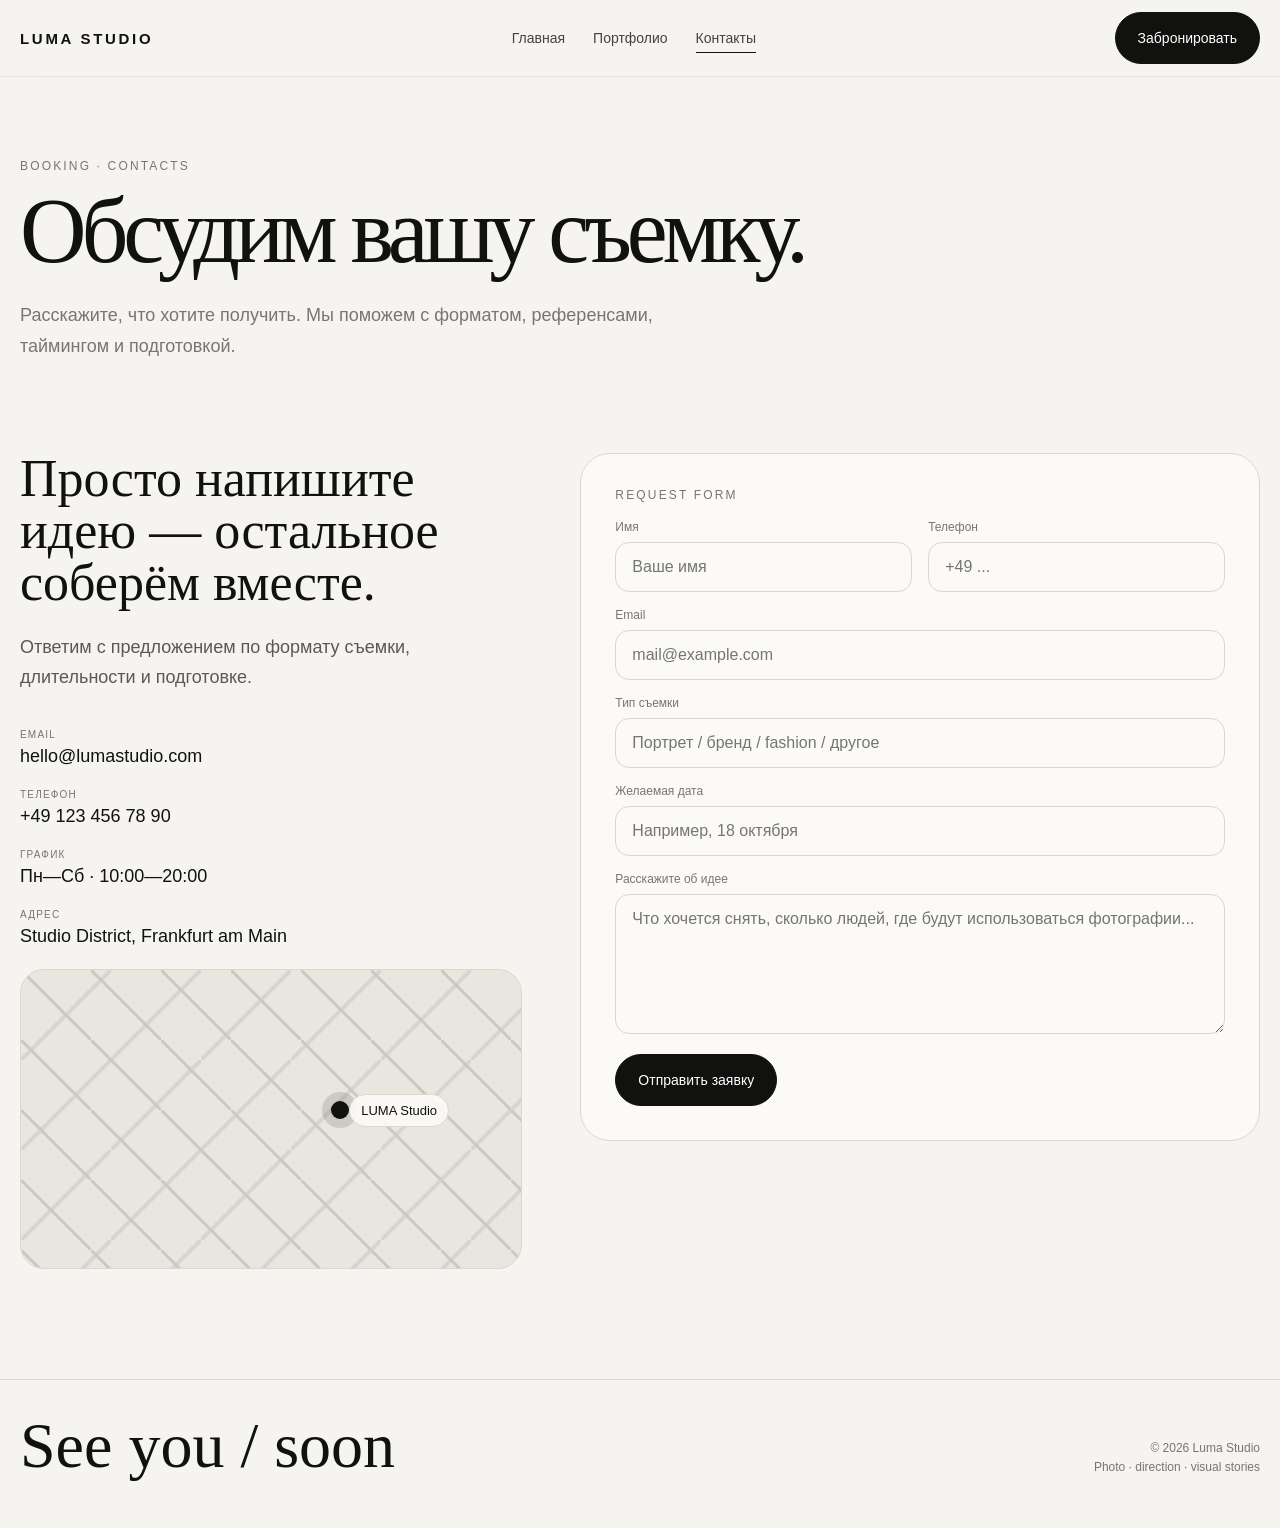
<file: contacts.html>
<!DOCTYPE html>
<html lang="ru">
<head>
  <meta charset="UTF-8">
  <meta name="viewport" content="width=device-width, initial-scale=1.0">
  <meta name="description" content="Контакты и бронирование фотостудии Luma.">
  <title>LUMA — контакты</title>
  <link rel="stylesheet" href="styles.css">
</head>
<body>
<header class="site-header">
  <div class="wrap nav">
    <a class="logo" href="index.html">LUMA Studio</a>
    <nav class="nav-links">
      <a href="index.html">Главная</a>
      <a href="portfolio.html">Портфолио</a>
      <a class="active" href="contacts.html">Контакты</a>
    </nav>
    <a class="btn" href="#booking">Забронировать</a>
  </div>
</header>

<main>
  <section class="page-head">
    <div class="wrap">
      <div class="eyebrow reveal">Booking · Contacts</div>
      <h1 class="reveal delay-1">Обсудим вашу съемку.</h1>
      <p class="lead reveal delay-2">Расскажите, что хотите получить. Мы поможем с форматом, референсами, таймингом и подготовкой.</p>
    </div>
  </section>

  <section class="section" id="booking" style="padding-top:30px">
    <div class="wrap contact-grid">
      <div class="contact-info reveal">
        <h2>Просто напишите идею — остальное соберём вместе.</h2>
        <p class="hero-copy">Ответим с предложением по формату съемки, длительности и подготовке.</p>

        <div class="contact-list">
          <div class="contact-item">
            <small>Email</small>
            <a href="mailto:hello@lumastudio.com">hello@lumastudio.com</a>
          </div>
          <div class="contact-item">
            <small>Телефон</small>
            <a href="tel:+491234567890">+49 123 456 78 90</a>
          </div>
          <div class="contact-item">
            <small>График</small>
            <span>Пн—Сб · 10:00—20:00</span>
          </div>
          <div class="contact-item">
            <small>Адрес</small>
            <span>Studio District, Frankfurt am Main</span>
          </div>
        </div>

        <div class="map-card">
          <div class="map-dot"></div>
          <div class="map-label">LUMA Studio</div>
        </div>
      </div>

      <form class="form reveal delay-1" action="#" onsubmit="return false;">
        <div class="eyebrow">Request form</div>
        <div class="form-row">
          <div class="field">
            <label for="name">Имя</label>
            <input id="name" type="text" placeholder="Ваше имя">
          </div>
          <div class="field">
            <label for="phone">Телефон</label>
            <input id="phone" type="tel" placeholder="+49 ...">
          </div>
        </div>

        <div class="field">
          <label for="email">Email</label>
          <input id="email" type="email" placeholder="mail@example.com">
        </div>

        <div class="field">
          <label for="type">Тип съемки</label>
          <input id="type" type="text" placeholder="Портрет / бренд / fashion / другое">
        </div>

        <div class="field">
          <label for="date">Желаемая дата</label>
          <input id="date" type="text" placeholder="Например, 18 октября">
        </div>

        <div class="field">
          <label for="message">Расскажите об идее</label>
          <textarea id="message" placeholder="Что хочется снять, сколько людей, где будут использоваться фотографии..."></textarea>
        </div>

        <button class="btn" type="submit">Отправить заявку</button>
      </form>
    </div>
  </section>
</main>

<footer>
  <div class="wrap footer-grid">
    <div class="footer-big">See you / soon</div>
    <div class="footer-small">© 2026 Luma Studio<br>Photo · direction · visual stories</div>
  </div>
</footer>
</body>
</html>
</file>
<file: styles.css>
:root{
  --bg:#f5f4f0;
  --paper:#fbfaf7;
  --ink:#11110f;
  --muted:#77766f;
  --line:#d9d7cf;
  --accent:#1b1b19;
  --radius:24px;
  --max:1280px;
}

*{box-sizing:border-box}
html{scroll-behavior:smooth}
body{
  margin:0;
  background:var(--bg);
  color:var(--ink);
  font-family:Inter, -apple-system, BlinkMacSystemFont, "Segoe UI", sans-serif;
  -webkit-font-smoothing:antialiased;
}
a{color:inherit;text-decoration:none}
img{display:block;width:100%;height:100%;object-fit:cover}
button,input,textarea{font:inherit}

.wrap{
  width:min(calc(100% - 40px),var(--max));
  margin-inline:auto;
}

.site-header{
  position:sticky;
  top:0;
  z-index:50;
  backdrop-filter:blur(16px);
  -webkit-backdrop-filter:blur(16px);
  background:rgba(245,244,240,.84);
  border-bottom:1px solid rgba(17,17,15,.08);
}
.nav{
  min-height:76px;
  display:flex;
  align-items:center;
  justify-content:space-between;
  gap:24px;
}
.logo{
  font-size:15px;
  font-weight:800;
  letter-spacing:.18em;
  text-transform:uppercase;
}
.nav-links{
  display:flex;
  align-items:center;
  gap:28px;
  font-size:14px;
}
.nav-links a{
  position:relative;
  color:#44433e;
}
.nav-links a::after{
  content:"";
  position:absolute;
  left:0;
  right:100%;
  bottom:-7px;
  height:1px;
  background:var(--ink);
  transition:right .3s ease;
}
.nav-links a:hover::after,
.nav-links a.active::after{right:0}

.btn{
  display:inline-flex;
  align-items:center;
  justify-content:center;
  min-height:52px;
  padding:0 22px;
  border-radius:999px;
  border:1px solid var(--ink);
  background:var(--ink);
  color:white;
  font-size:14px;
  transition:transform .28s ease, background .28s ease, color .28s ease;
}
.btn:hover{transform:translateY(-2px);background:transparent;color:var(--ink)}
.btn.light{background:transparent;color:var(--ink)}
.btn.light:hover{background:var(--ink);color:white}

.hero{
  padding:70px 0 38px;
}
.hero-grid{
  display:grid;
  grid-template-columns:1.05fr .95fr;
  gap:24px;
  align-items:end;
}
.eyebrow{
  font-size:12px;
  letter-spacing:.18em;
  text-transform:uppercase;
  color:var(--muted);
  margin-bottom:18px;
}
h1,h2,h3,p{margin-top:0}
h1{
  max-width:800px;
  margin-bottom:28px;
  font-family:Georgia, "Times New Roman", serif;
  font-size:clamp(56px,8vw,118px);
  line-height:.88;
  font-weight:400;
  letter-spacing:-.055em;
}
.hero-copy{
  max-width:560px;
  font-size:18px;
  line-height:1.65;
  color:#5a5954;
}
.hero-side{
  display:flex;
  flex-direction:column;
  gap:20px;
  padding-bottom:12px;
}
.hero-number{
  align-self:flex-end;
  font-family:Georgia, serif;
  font-size:92px;
  line-height:1;
  color:#d8d6ce;
}
.hero-actions{display:flex;gap:12px;flex-wrap:wrap}

.photo{
  position:relative;
  overflow:hidden;
  border-radius:var(--radius);
  background:#ddd;
}
.photo::after{
  content:"";
  position:absolute;inset:0;
  background:linear-gradient(180deg,transparent 55%,rgba(0,0,0,.22));
  pointer-events:none;
}
.photo img{
  transition:transform .8s cubic-bezier(.2,.7,.2,1), filter .6s ease;
}
.photo:hover img{transform:scale(1.035)}
.hero-photo{
  height:min(70vw,720px);
  max-height:720px;
  margin-top:22px;
}
.caption{
  position:absolute;
  z-index:2;
  left:20px;
  bottom:18px;
  color:white;
  font-size:13px;
  letter-spacing:.06em;
  text-transform:uppercase;
}

.section{
  padding:110px 0;
}
.section-title{
  display:flex;
  justify-content:space-between;
  align-items:end;
  gap:30px;
  margin-bottom:38px;
}
.section-title h2{
  margin:0;
  font-family:Georgia, serif;
  font-weight:400;
  font-size:clamp(42px,5vw,76px);
  line-height:.98;
  letter-spacing:-.035em;
}
.section-title p{
  max-width:450px;
  color:var(--muted);
  line-height:1.7;
}

.services{
  border-top:1px solid var(--line);
}
.service{
  display:grid;
  grid-template-columns:110px 1fr 1fr;
  gap:24px;
  align-items:center;
  min-height:120px;
  border-bottom:1px solid var(--line);
  transition:padding .28s ease, background .28s ease;
}
.service:hover{padding-inline:14px;background:rgba(255,255,255,.38)}
.service .num{color:var(--muted);font-size:13px}
.service h3{
  margin:0;
  font-size:26px;
  font-weight:500;
}
.service p{
  margin:0;
  color:var(--muted);
  line-height:1.55;
}

.gallery{
  display:grid;
  grid-template-columns:repeat(12,1fr);
  gap:18px;
}
.g1{grid-column:span 7;height:560px}
.g2{grid-column:span 5;height:560px}
.g3{grid-column:span 4;height:420px}
.g4{grid-column:span 8;height:420px}
.g5{grid-column:span 5;height:500px}
.g6{grid-column:span 7;height:500px}

.band{
  overflow:hidden;
  border-block:1px solid var(--line);
  padding:18px 0;
}
.band-track{
  display:flex;
  width:max-content;
  gap:34px;
  animation:marquee 22s linear infinite;
  font-family:Georgia, serif;
  font-size:26px;
  white-space:nowrap;
}
.band-track span::after{
  content:"•";
  margin-left:34px;
  color:#aaa89f;
}

.page-head{
  padding:82px 0 44px;
}
.page-head h1{
  max-width:950px;
  font-size:clamp(54px,7.2vw,104px);
}
.page-head .lead{
  max-width:650px;
  color:var(--muted);
  font-size:18px;
  line-height:1.7;
}

.filters{
  display:flex;
  gap:10px;
  flex-wrap:wrap;
  margin:10px 0 34px;
}
.chip{
  padding:10px 15px;
  border:1px solid var(--line);
  border-radius:999px;
  color:#4d4b46;
  font-size:13px;
  background:rgba(255,255,255,.3);
}

.portfolio-grid{
  display:grid;
  grid-template-columns:repeat(2,1fr);
  gap:22px;
}
.project-card{
  border-top:1px solid var(--line);
  padding-top:14px;
}
.project-meta{
  display:flex;
  justify-content:space-between;
  gap:20px;
  margin-bottom:12px;
  font-size:13px;
  color:var(--muted);
}
.project-card .photo{height:560px}
.project-card h3{
  margin:16px 0 0;
  font-family:Georgia, serif;
  font-size:30px;
  font-weight:400;
}

.contact-grid{
  display:grid;
  grid-template-columns:.85fr 1.15fr;
  gap:58px;
  align-items:start;
}
.contact-info{
  position:sticky;
  top:112px;
}
.contact-info h2{
  font-family:Georgia, serif;
  font-weight:400;
  font-size:52px;
  line-height:1;
  margin-bottom:24px;
}
.contact-list{
  display:grid;
  gap:22px;
  margin-top:36px;
}
.contact-item small{
  display:block;
  margin-bottom:6px;
  color:var(--muted);
  text-transform:uppercase;
  letter-spacing:.12em;
  font-size:10px;
}
.contact-item a,.contact-item span{font-size:18px}

.form{
  background:var(--paper);
  border:1px solid var(--line);
  border-radius:30px;
  padding:34px;
}
.form-row{
  display:grid;
  grid-template-columns:1fr 1fr;
  gap:16px;
}
.field{margin-bottom:16px}
.field label{
  display:block;
  font-size:12px;
  color:var(--muted);
  margin-bottom:8px;
}
.field input,.field textarea{
  width:100%;
  border:1px solid var(--line);
  border-radius:14px;
  background:transparent;
  padding:15px 16px;
  outline:none;
  transition:border-color .25s ease, background .25s ease;
}
.field textarea{min-height:140px;resize:vertical}
.field input:focus,.field textarea:focus{
  border-color:#98958a;
  background:white;
}

.map-card{
  margin-top:22px;
  min-height:300px;
  border-radius:24px;
  overflow:hidden;
  border:1px solid var(--line);
  position:relative;
  background:
    linear-gradient(45deg, transparent 48%, #cac8c1 49%, #cac8c1 51%, transparent 52%) 0 0/70px 70px,
    linear-gradient(-45deg, transparent 48%, #d6d4ce 49%, #d6d4ce 51%, transparent 52%) 0 0/90px 90px,
    #e8e6df;
}
.map-dot{
  position:absolute;
  left:62%; top:44%;
  width:18px; height:18px;
  border-radius:50%;
  background:var(--ink);
  box-shadow:0 0 0 9px rgba(17,17,15,.13);
  animation:pulse 2.3s ease-in-out infinite;
}
.map-label{
  position:absolute;
  left:calc(62% + 18px);
  top:calc(44% - 7px);
  font-size:13px;
  background:rgba(251,250,247,.92);
  border:1px solid var(--line);
  padding:8px 11px;
  border-radius:999px;
}

footer{
  padding:34px 0 50px;
  border-top:1px solid var(--line);
}
.footer-grid{
  display:flex;
  justify-content:space-between;
  align-items:end;
  gap:30px;
}
.footer-big{
  font-family:Georgia, serif;
  font-size:clamp(36px,5vw,64px);
  line-height:1;
}
.footer-small{
  text-align:right;
  color:var(--muted);
  font-size:12px;
  line-height:1.6;
}

.reveal{animation:reveal .9s both cubic-bezier(.18,.75,.22,1)}
.delay-1{animation-delay:.08s}
.delay-2{animation-delay:.16s}
.delay-3{animation-delay:.24s}

@keyframes reveal{
  from{opacity:0;transform:translateY(22px)}
  to{opacity:1;transform:none}
}
@keyframes marquee{
  to{transform:translateX(-50%)}
}
@keyframes pulse{
  50%{box-shadow:0 0 0 15px rgba(17,17,15,.05)}
}

@media (prefers-reduced-motion:reduce){
  *{scroll-behavior:auto!important;animation:none!important;transition:none!important}
}

@media (max-width:900px){
  .hero-grid,.contact-grid{grid-template-columns:1fr}
  .hero-number{align-self:flex-start;font-size:64px}
  .service{grid-template-columns:60px 1fr}
  .service p{grid-column:2}
  .g1,.g2,.g3,.g4,.g5,.g6{grid-column:span 12;height:470px}
  .portfolio-grid{grid-template-columns:1fr}
  .contact-info{position:static}
}
@media (max-width:680px){
  .wrap{width:min(calc(100% - 24px),var(--max))}
  .nav{min-height:68px}
  .nav-links{gap:14px;font-size:12px}
  .nav .btn{display:none}
  .hero{padding-top:52px}
  .hero-photo{height:68vh}
  .section{padding:82px 0}
  .section-title{display:block}
  .section-title p{margin-top:18px}
  .service{grid-template-columns:44px 1fr;min-height:150px}
  .service h3{font-size:22px}
  .portfolio-grid .photo{height:430px}
  .form{padding:22px}
  .form-row{grid-template-columns:1fr}
  .footer-grid{display:block}
  .footer-small{text-align:left;margin-top:26px}
}
</file>
